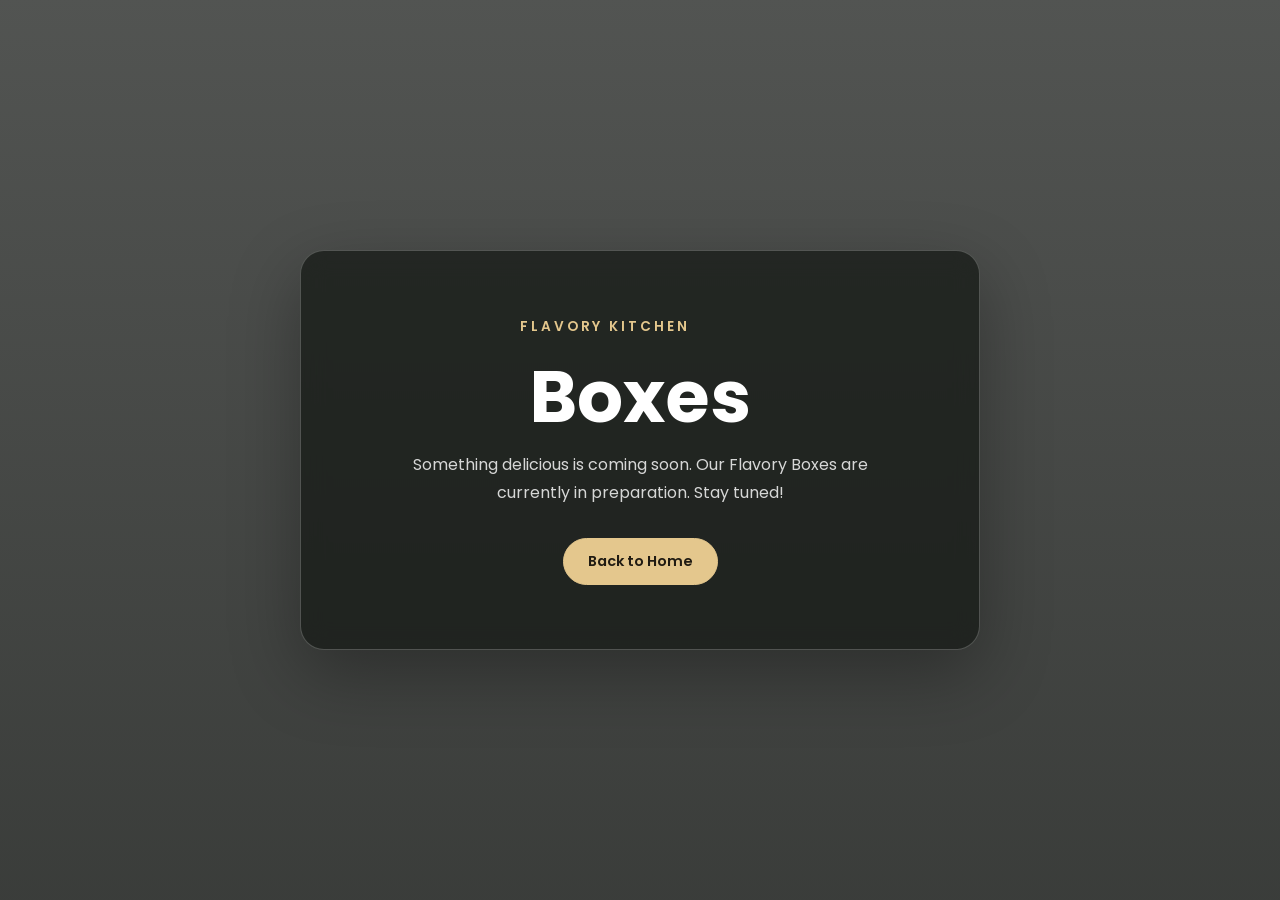
<file: boxes.html>
<!DOCTYPE html>
<html lang="en">
<head>
  <meta charset="utf-8">
  <meta name="viewport" content="width=device-width, initial-scale=1">
  <meta name="description" content="Flavory Kitchen Boxes — coming soon.">
  <title>Boxes Coming Soon | Flavory Kitchen</title>
  <link rel="preconnect" href="https://fonts.googleapis.com">
  <link rel="preconnect" href="https://fonts.gstatic.com" crossorigin>
  <link href="https://fonts.googleapis.com/css2?family=Poppins:wght@300;400;500;600;700&display=swap" rel="stylesheet">
  <style>
    * { box-sizing: border-box; }
    body { min-height: 100vh; margin: 0; display: grid; place-items: center; padding: 24px; color: #fff; font-family: 'Poppins', sans-serif; text-align: center; background: linear-gradient(rgba(15,18,15,.72),rgba(15,18,15,.82)), url('https://images.unsplash.com/photo-1547592180-85f173990554?q=80&w=1800&auto=format&fit=crop') center/cover fixed; }
    main { width: min(680px, 100%); padding: clamp(32px,7vw,64px); border: 1px solid rgba(255,255,255,.22); border-radius: 24px; background: rgba(20,24,20,.72); box-shadow: 0 24px 70px rgba(0,0,0,.3); backdrop-filter: blur(12px); }
    .brand { margin: 0 0 18px; color: #e4c78d; font-size: .85rem; font-weight: 600; letter-spacing: .22em; }
    h1 { margin: 0 0 14px; font-size: clamp(2.5rem,8vw,4.5rem); line-height: 1.1; }
    p { margin: 0 auto 30px; max-width: 480px; color: rgba(255,255,255,.82); line-height: 1.8; }
    a { display: inline-block; padding: 12px 24px; border: 1px solid #e4c78d; border-radius: 30px; color: #201b12; background: #e4c78d; font-size: .9rem; font-weight: 600; text-decoration: none; transition: .2s; }
    a:hover { color: #fff; background: transparent; }
  </style>
</head>
<body>
  <main>
    <p class="brand">FLAVORY KITCHEN</p>
    <h1>Boxes</h1>
    <p>Something delicious is coming soon. Our Flavory Boxes are currently in preparation. Stay tuned!</p>
    <a href="index.html">Back to Home</a>
  </main>
</body>
</html>
</file>
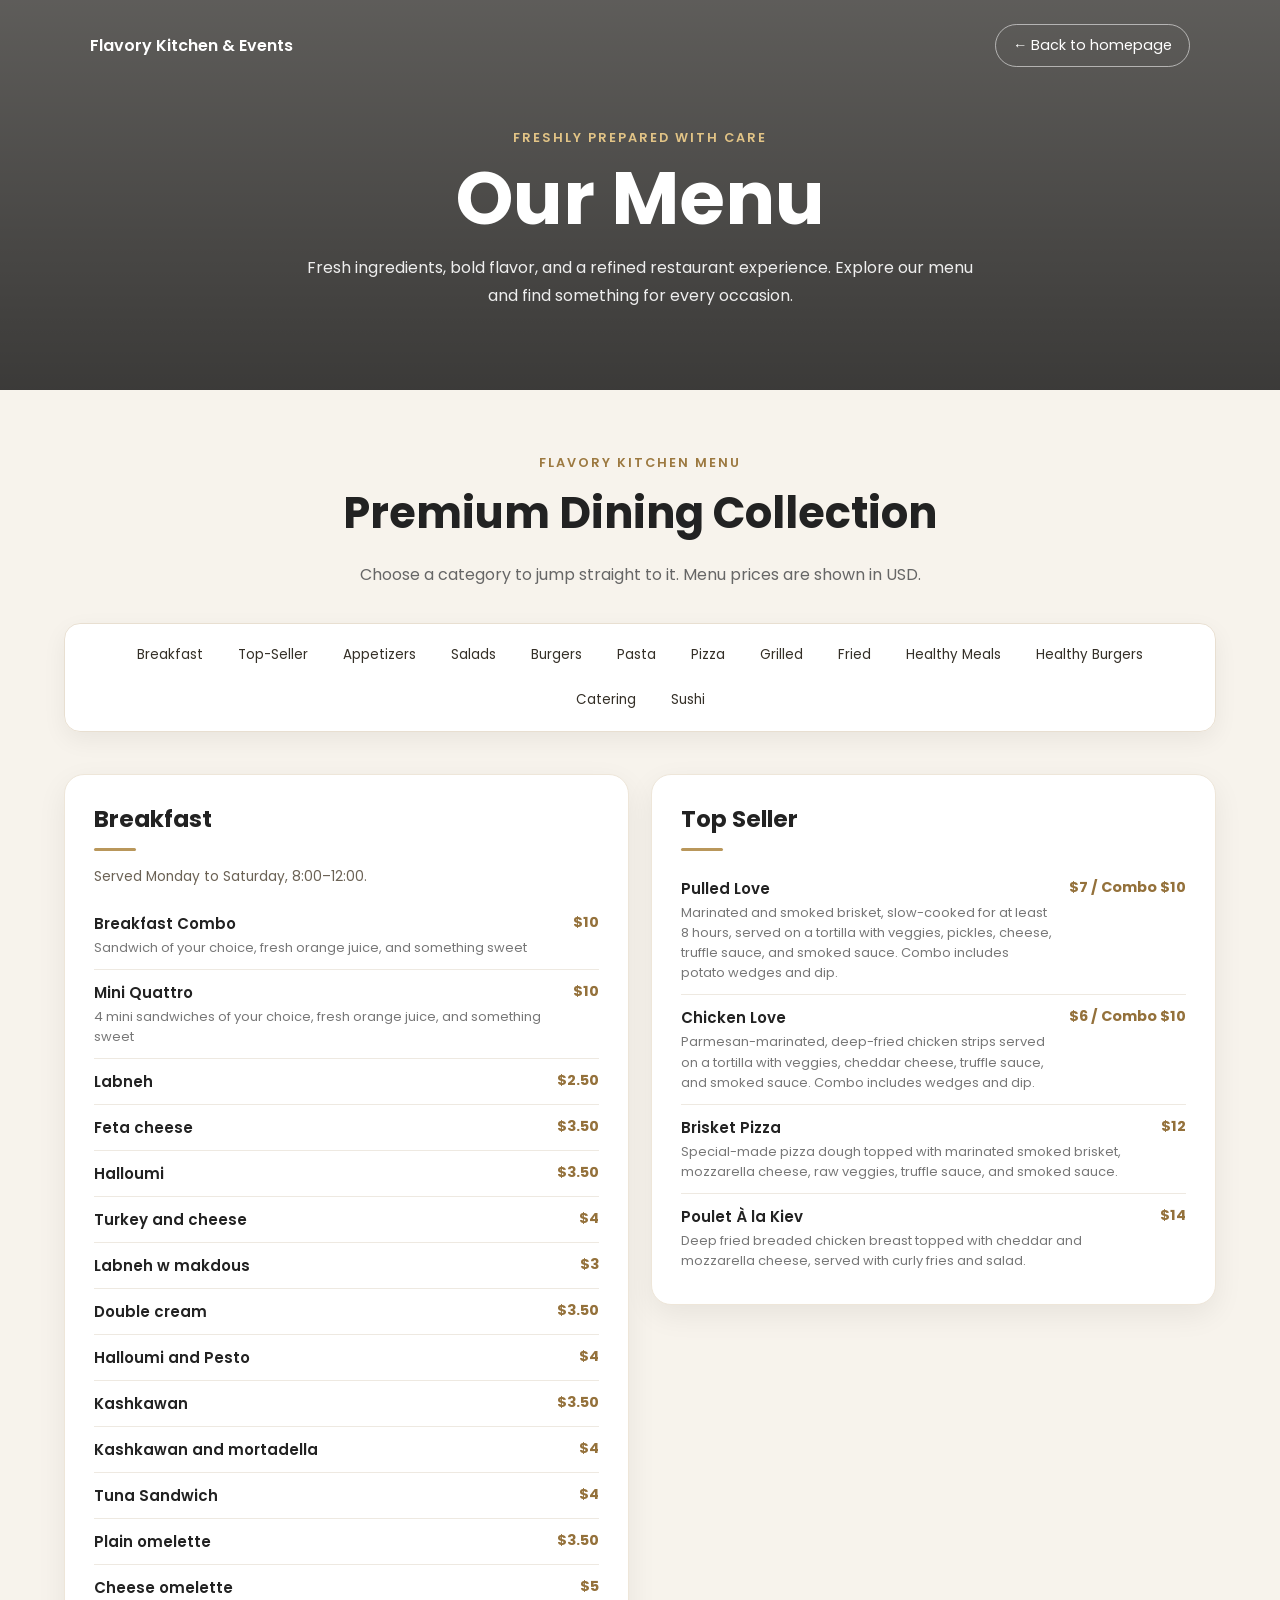
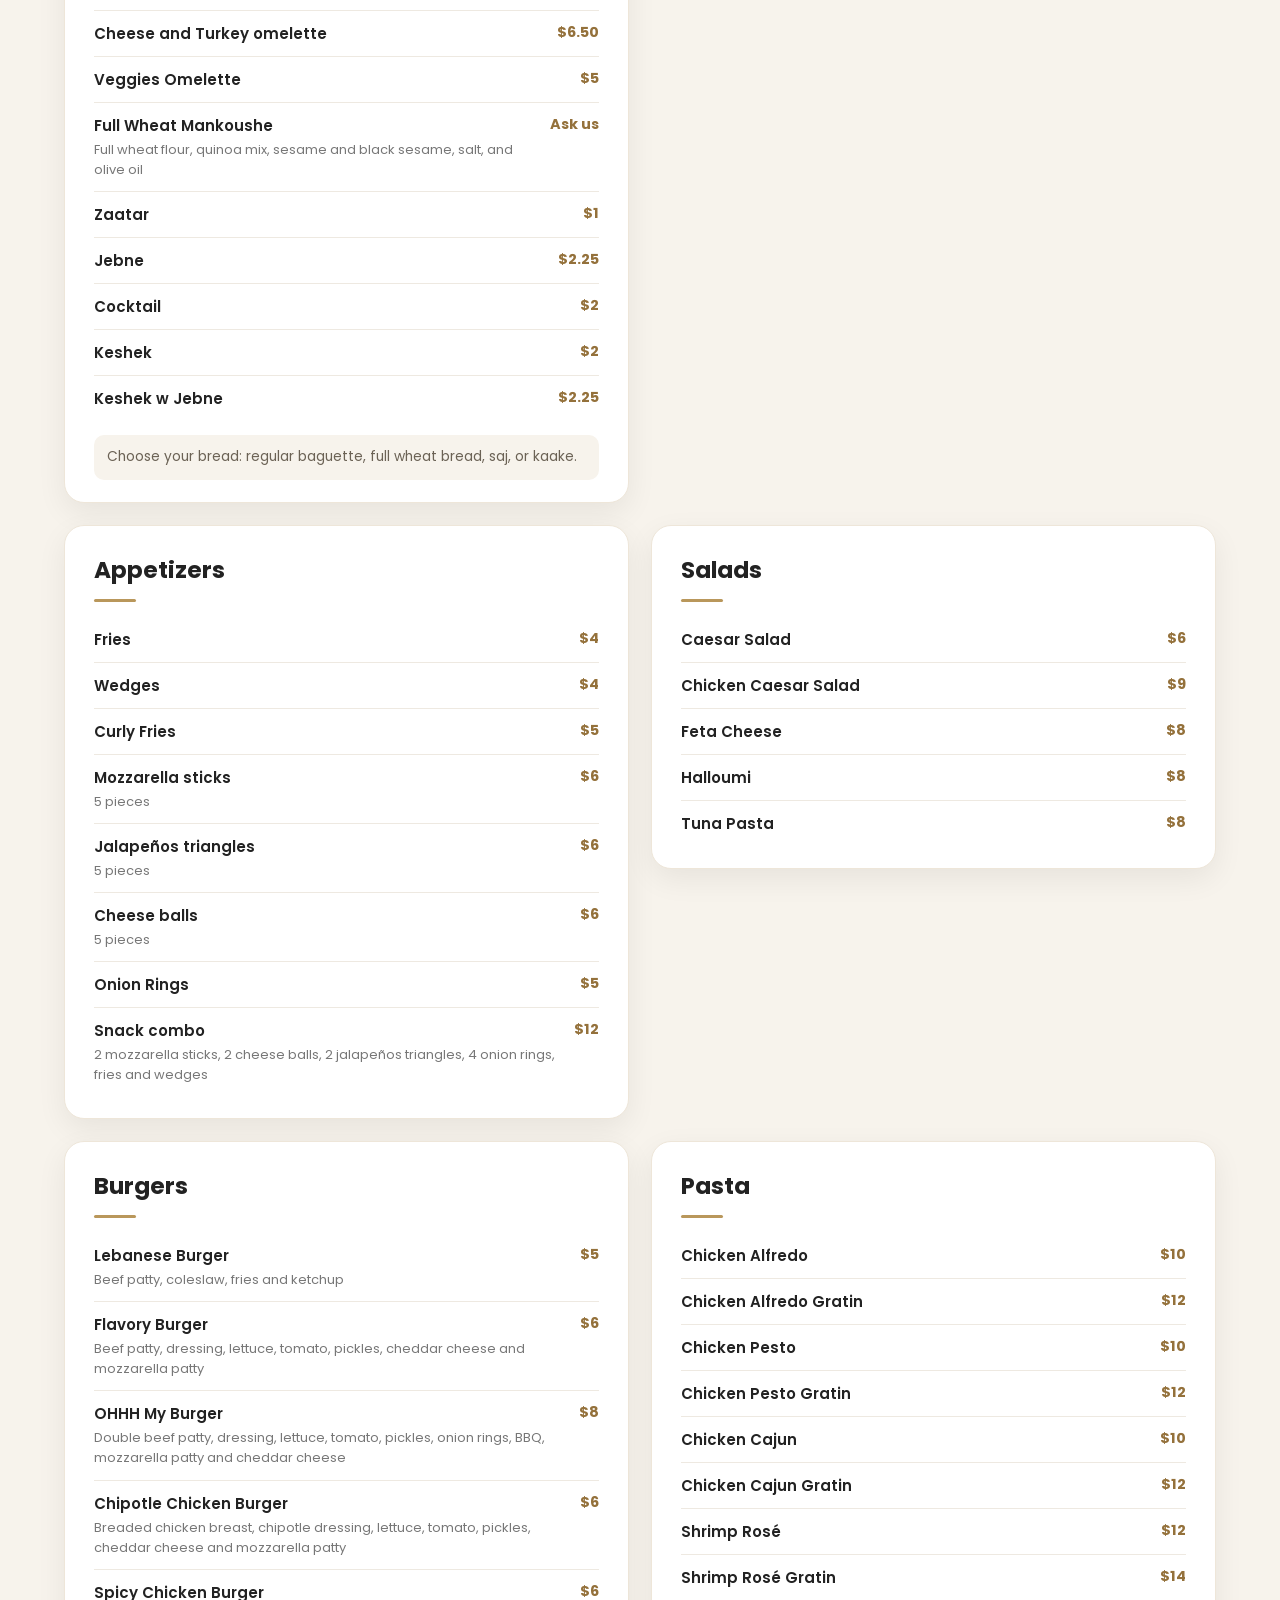
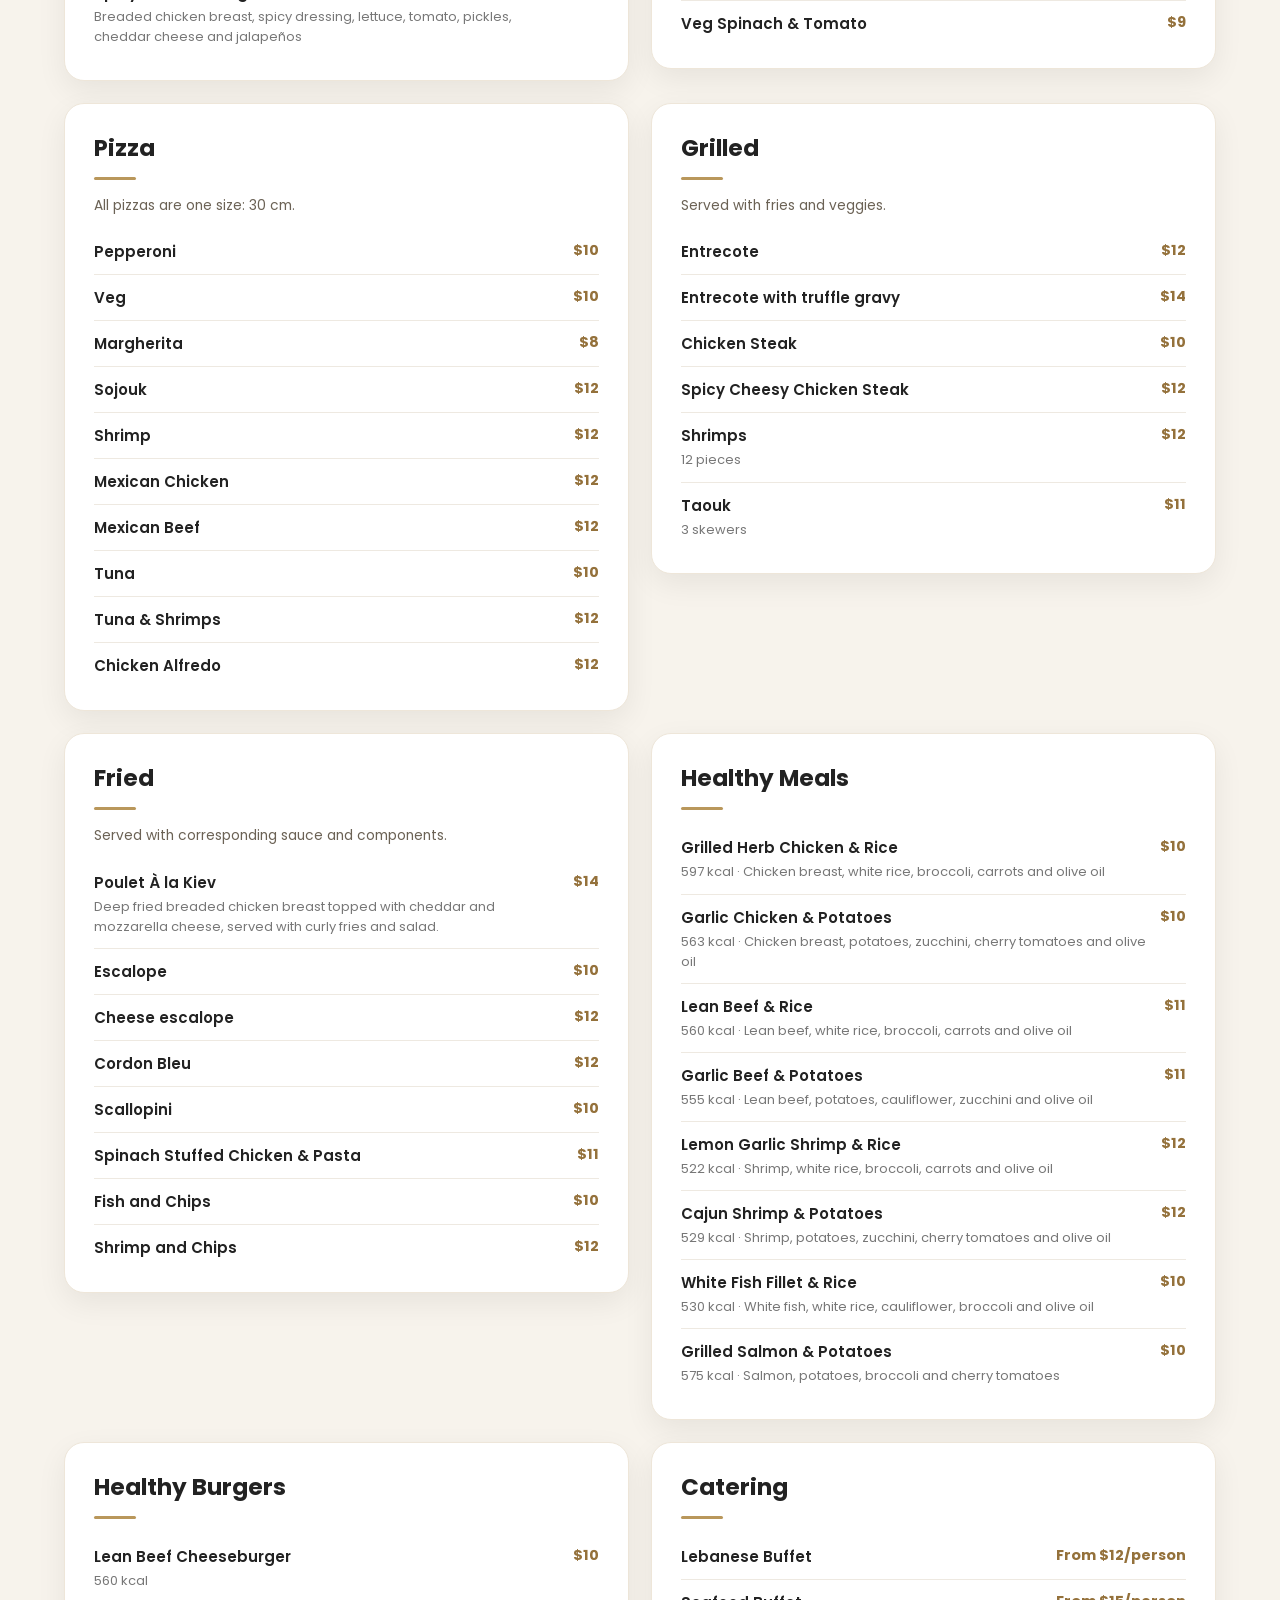
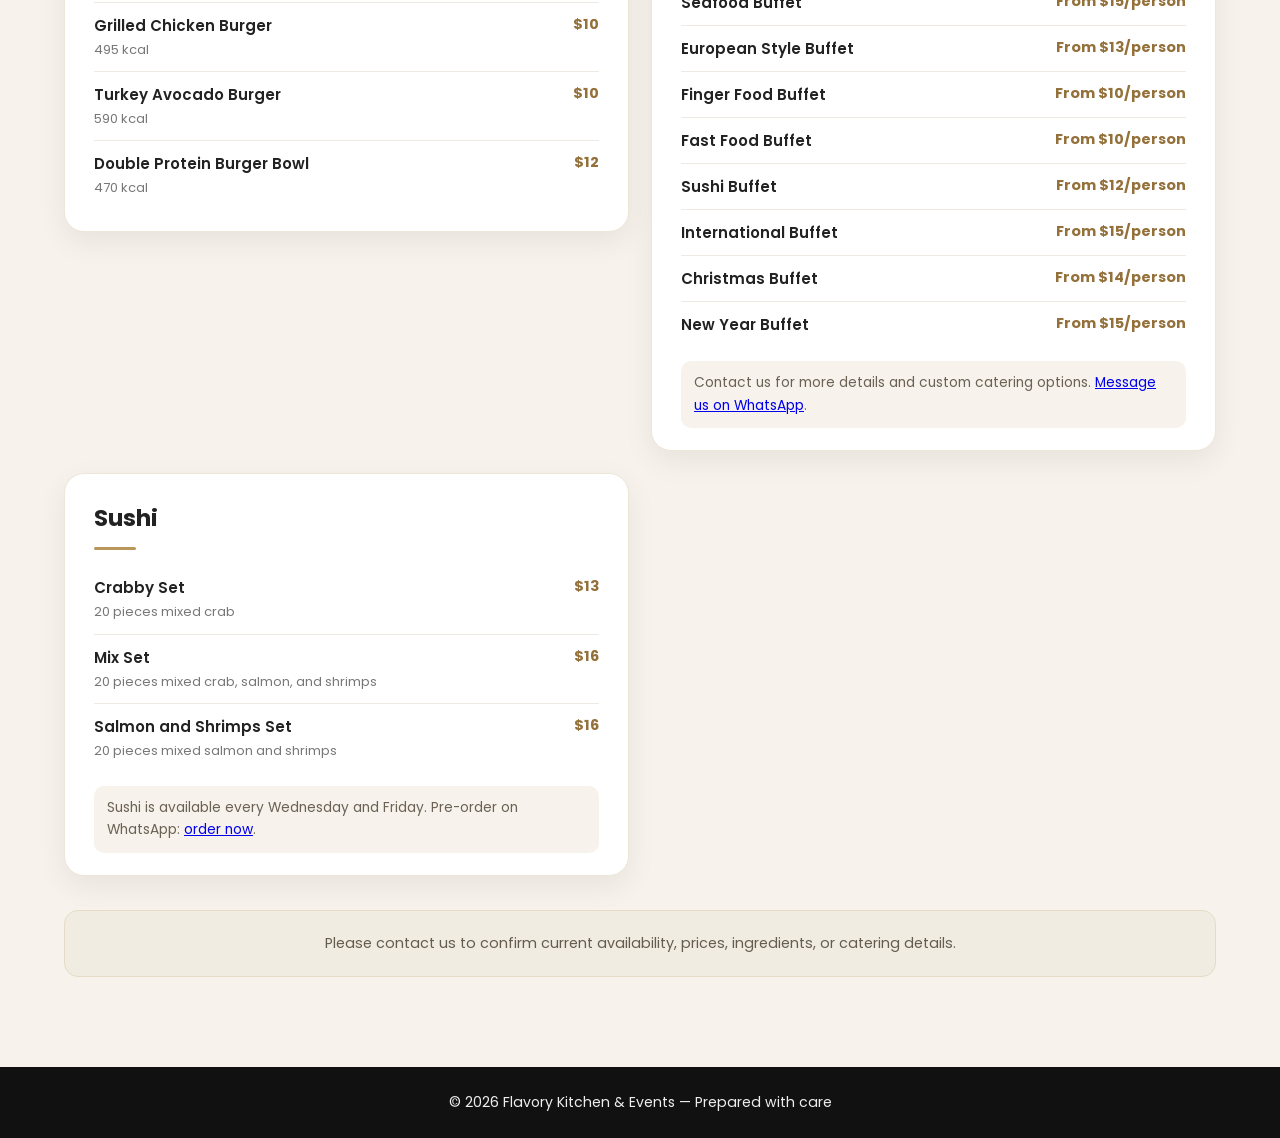
<file: menu.html>
<!DOCTYPE html>
<html lang="en">
<head>
  <meta charset="utf-8">
  <meta name="viewport" content="width=device-width, initial-scale=1">
  <meta name="description" content="Explore the Flavory Kitchen menu, including breakfast, appetizers, burgers, pasta, pizza, sushi, and catering.">
  <title>Our Menu | Flavory Kitchen &amp; Events</title>
  <link rel="preconnect" href="https://fonts.googleapis.com">
  <link rel="preconnect" href="https://fonts.gstatic.com" crossorigin>
  <link href="https://fonts.googleapis.com/css2?family=Poppins:wght@300;400;500;600;700&display=swap" rel="stylesheet">
  <style>
    :root { --gold:#b9975b; --ink:#222; --cream:#f7f3ec; --muted:#666; }
    * { box-sizing:border-box; }
    html { scroll-behavior:smooth; scroll-padding-top:24px; }
    body { margin:0; color:var(--ink); background:var(--cream); font-family:'Poppins',sans-serif; }
    .hero { min-height:390px; padding:24px 7% 70px; color:#fff; text-align:center; background:linear-gradient(rgba(0,0,0,.62),rgba(0,0,0,.76)),url('https://images.unsplash.com/photo-1555244162-803834f70033?q=80&w=1800&auto=format&fit=crop') center/cover; }
    .topbar { width:min(1200px,100%); margin:0 auto 62px; display:flex; justify-content:space-between; align-items:center; }
    .brand { color:#fff; text-decoration:none; font-weight:600; }
    .back { border:1px solid rgba(255,255,255,.55); border-radius:30px; padding:10px 17px; color:#fff; text-decoration:none; font-size:.9rem; transition:.2s; }
    .back:hover { border-color:#e2c486; color:#e2c486; }
    .eyebrow { color:#e2c486; letter-spacing:2px; font-size:.8rem; font-weight:600; }
    h1,h2,h3 { font-family:'Poppins',sans-serif; }
    h1 { margin:10px 0 12px; font-size:clamp(2.8rem,7vw,4.6rem); line-height:1.15; }
    .hero p { max-width:680px; margin:0 auto; color:#eee; line-height:1.8; }
    main { width:min(1200px,90%); margin:auto; padding:64px 0 90px; }
    .intro { margin:0 auto 35px; text-align:center; }
    .intro .eyebrow { color:#9c7940; }
    .intro h2 { margin:9px 0 10px; font-size:clamp(1.9rem,4vw,2.7rem); }
    .intro p { color:var(--muted); line-height:1.7; }
    .category-nav { position:sticky; top:10px; z-index:5; display:flex; justify-content:center; flex-wrap:wrap; gap:9px; margin:0 0 42px; padding:13px; border:1px solid #e8dfd1; border-radius:16px; background:rgba(255,255,255,.96); box-shadow:0 8px 24px rgba(0,0,0,.06); }
    .category-nav a { padding:8px 13px; border-radius:24px; color:#342f27; text-decoration:none; font-size:.84rem; transition:.2s; }
    .category-nav a:hover,.category-nav a:focus-visible { color:#fff; background:#28231c; outline:none; }
    .menu-grid { display:grid; grid-template-columns:repeat(2,minmax(0,1fr)); gap:22px; align-items:start; }
    .menu-card { scroll-margin-top:118px; padding:27px 29px 22px; border:1px solid #eee6d9; border-radius:20px; background:#fff; box-shadow:0 10px 30px rgba(0,0,0,.065); transition:transform .25s,box-shadow .25s; }
    .menu-card:hover { transform:translateY(-3px); box-shadow:0 15px 34px rgba(0,0,0,.09); }
    .menu-card h2 { margin:0 0 6px; font-size:1.45rem; }
    .rule { width:42px; height:3px; margin:12px 0 15px; border-radius:3px; background:var(--gold); }
    .menu-note,.menu-footer-line { margin:0 0 12px; color:#6b6255; font-size:.86rem; line-height:1.65; }
    .menu-list { list-style:none; margin:0; padding:0; }
    .menu-list li { display:flex; justify-content:space-between; align-items:flex-start; gap:14px; padding:11px 0; border-bottom:1px solid #eee9e1; }
    .menu-list li:last-child { border-bottom:0; }
    .menu-list strong { display:block; font-size:.94rem; font-weight:600; }
    .menu-subtext { display:block; margin-top:3px; color:#777; font-size:.81rem; line-height:1.55; }
    .price { flex:0 0 auto; color:#94713b; font-weight:700; font-size:.9rem; white-space:nowrap; }
    .menu-footer-line { margin:14px 0 0; padding:11px 13px; border-radius:10px; background:#f7f3ec; }
    .note { margin:34px 0 0; padding:20px; border:1px solid #e5dbc7; border-radius:14px; color:#645c4e; text-align:center; line-height:1.7; background:#f1ece2; font-size:.9rem; }
    footer { padding:25px 16px; color:#eee; background:#111; text-align:center; font-size:.88rem; }
    @media(max-width:720px) { .hero { min-height:340px; padding-bottom:55px; } .topbar { margin-bottom:52px; } main { width:min(100% - 30px,600px); padding-top:42px; } .menu-grid { grid-template-columns:1fr; gap:16px; } .menu-card { padding:23px 21px 18px; } .category-nav { position:static; } }
    @media(prefers-reduced-motion:reduce) { html { scroll-behavior:auto; } *,*::before,*::after { transition:none !important; } }
  </style>
</head>
<body>
  <header class="hero">
    <div class="topbar">
      <a class="brand" href="index.html">Flavory Kitchen &amp; Events</a>
      <a class="back" href="index.html">← Back to homepage</a>
    </div>
    <div class="eyebrow">FRESHLY PREPARED WITH CARE</div>
    <h1>Our Menu</h1>
    <p>Fresh ingredients, bold flavor, and a refined restaurant experience. Explore our menu and find something for every occasion.</p>
  </header>
  <main>
    <div class="intro">
      <div class="eyebrow">FLAVORY KITCHEN MENU</div>
      <h2>Premium Dining Collection</h2>
      <p>Choose a category to jump straight to it. Menu prices are shown in USD.</p>
    </div>
    <nav class="category-nav" aria-label="Menu categories">
      <a href="#breakfast">Breakfast</a><a href="#top-seller">Top-Seller</a><a href="#appetizers">Appetizers</a><a href="#salads">Salads</a><a href="#burgers">Burgers</a><a href="#pasta">Pasta</a><a href="#pizza">Pizza</a><a href="#grilled">Grilled</a><a href="#fried">Fried</a><a href="#healthy-meals">Healthy Meals</a><a href="#healthy-burgers">Healthy Burgers</a><a href="#catering">Catering</a><a href="#sushi">Sushi</a>
    </nav>
    <div class="menu-grid">
      <section class="menu-card" id="breakfast">
        <h2>Breakfast</h2><div class="rule"></div>
        <p class="menu-note">Served Monday to Saturday, 8:00–12:00.</p>
        <ul class="menu-list">
          <li><div><strong>Breakfast Combo</strong><span class="menu-subtext">Sandwich of your choice, fresh orange juice, and something sweet</span></div><span class="price">$10</span></li>
          <li><div><strong>Mini Quattro</strong><span class="menu-subtext">4 mini sandwiches of your choice, fresh orange juice, and something sweet</span></div><span class="price">$10</span></li>
          <li><div><strong>Labneh</strong></div><span class="price">$2.50</span></li><li><div><strong>Feta cheese</strong></div><span class="price">$3.50</span></li><li><div><strong>Halloumi</strong></div><span class="price">$3.50</span></li><li><div><strong>Turkey and cheese</strong></div><span class="price">$4</span></li><li><div><strong>Labneh w makdous</strong></div><span class="price">$3</span></li><li><div><strong>Double cream</strong></div><span class="price">$3.50</span></li><li><div><strong>Halloumi and Pesto</strong></div><span class="price">$4</span></li><li><div><strong>Kashkawan</strong></div><span class="price">$3.50</span></li><li><div><strong>Kashkawan and mortadella</strong></div><span class="price">$4</span></li><li><div><strong>Tuna Sandwich</strong></div><span class="price">$4</span></li><li><div><strong>Plain omelette</strong></div><span class="price">$3.50</span></li><li><div><strong>Cheese omelette</strong></div><span class="price">$5</span></li><li><div><strong>Cheese and Turkey omelette</strong></div><span class="price">$6.50</span></li><li><div><strong>Veggies Omelette</strong></div><span class="price">$5</span></li>
          <li><div><strong>Full Wheat Mankoushe</strong><span class="menu-subtext">Full wheat flour, quinoa mix, sesame and black sesame, salt, and olive oil</span></div><span class="price">Ask us</span></li><li><div><strong>Zaatar</strong></div><span class="price">$1</span></li><li><div><strong>Jebne</strong></div><span class="price">$2.25</span></li><li><div><strong>Cocktail</strong></div><span class="price">$2</span></li><li><div><strong>Keshek</strong></div><span class="price">$2</span></li><li><div><strong>Keshek w Jebne</strong></div><span class="price">$2.25</span></li>
        </ul>
        <p class="menu-footer-line">Choose your bread: regular baguette, full wheat bread, saj, or kaake.</p>
      </section>
      <section class="menu-card" id="top-seller">
  <h2>Top Seller</h2>
  <div class="rule"></div>
  <ul class="menu-list">
    <li>
      <div>
        <strong>Pulled Love</strong>
        <span class="menu-subtext">
          Marinated and smoked brisket, slow-cooked for at least 8 hours, served on a tortilla with veggies, pickles, cheese, truffle sauce, and smoked sauce.
          Combo includes potato wedges and dip.
        </span>
      </div>
      <span class="price">$7 / Combo $10</span>
    </li>
    <li>
      <div>
        <strong>Chicken Love</strong>
        <span class="menu-subtext">
          Parmesan-marinated, deep-fried chicken strips served on a tortilla with veggies, cheddar cheese, truffle sauce, and smoked sauce.
          Combo includes wedges and dip.
        </span>
      </div>
      <span class="price">$6 / Combo $10</span>
    </li>
    <li>
      <div>
        <strong>Brisket Pizza</strong>
        <span class="menu-subtext">
          Special-made pizza dough topped with marinated smoked brisket, mozzarella cheese, raw veggies, truffle sauce, and smoked sauce.
        </span>
      </div>
      <span class="price">$12</span>
    </li>
    <li><div><strong>Poulet À la Kiev</strong><span class="menu-subtext">Deep fried breaded chicken breast topped with cheddar and mozzarella cheese, served with curly fries and salad.</span></div><span class="price">$14</span></li>
  </ul>
</section>
      <section class="menu-card" id="appetizers"><h2>Appetizers</h2><div class="rule"></div><ul class="menu-list"><li><div><strong>Fries</strong></div><span class="price">$4</span></li><li><div><strong>Wedges</strong></div><span class="price">$4</span></li><li><div><strong>Curly Fries</strong></div><span class="price">$5</span></li><li><div><strong>Mozzarella sticks</strong><span class="menu-subtext">5 pieces</span></div><span class="price">$6</span></li><li><div><strong>Jalapeños triangles</strong><span class="menu-subtext">5 pieces</span></div><span class="price">$6</span></li><li><div><strong>Cheese balls</strong><span class="menu-subtext">5 pieces</span></div><span class="price">$6</span></li><li><div><strong>Onion Rings</strong></div><span class="price">$5</span></li><li><div><strong>Snack combo</strong><span class="menu-subtext">2 mozzarella sticks, 2 cheese balls, 2 jalapeños triangles, 4 onion rings, fries and wedges</span></div><span class="price">$12</span></li></ul></section>
      <section class="menu-card" id="salads"><h2>Salads</h2><div class="rule"></div><ul class="menu-list"><li><div><strong>Caesar Salad</strong></div><span class="price">$6</span></li><li><div><strong>Chicken Caesar Salad</strong></div><span class="price">$9</span></li><li><div><strong>Feta Cheese</strong></div><span class="price">$8</span></li><li><div><strong>Halloumi</strong></div><span class="price">$8</span></li><li><div><strong>Tuna Pasta</strong></div><span class="price">$8</span></li></ul></section>
      <section class="menu-card" id="burgers"><h2>Burgers</h2><div class="rule"></div><ul class="menu-list"><li><div><strong>Lebanese Burger</strong><span class="menu-subtext">Beef patty, coleslaw, fries and ketchup</span></div><span class="price">$5</span></li><li><div><strong>Flavory Burger</strong><span class="menu-subtext">Beef patty, dressing, lettuce, tomato, pickles, cheddar cheese and mozzarella patty</span></div><span class="price">$6</span></li><li><div><strong>OHHH My Burger</strong><span class="menu-subtext">Double beef patty, dressing, lettuce, tomato, pickles, onion rings, BBQ, mozzarella patty and cheddar cheese</span></div><span class="price">$8</span></li><li><div><strong>Chipotle Chicken Burger</strong><span class="menu-subtext">Breaded chicken breast, chipotle dressing, lettuce, tomato, pickles, cheddar cheese and mozzarella patty</span></div><span class="price">$6</span></li><li><div><strong>Spicy Chicken Burger</strong><span class="menu-subtext">Breaded chicken breast, spicy dressing, lettuce, tomato, pickles, cheddar cheese and jalapeños</span></div><span class="price">$6</span></li></ul></section>
      <section class="menu-card" id="pasta"><h2>Pasta</h2><div class="rule"></div><ul class="menu-list"><li><div><strong>Chicken Alfredo</strong></div><span class="price">$10</span></li><li><div><strong>Chicken Alfredo Gratin</strong></div><span class="price">$12</span></li><li><div><strong>Chicken Pesto</strong></div><span class="price">$10</span></li><li><div><strong>Chicken Pesto Gratin</strong></div><span class="price">$12</span></li><li><div><strong>Chicken Cajun</strong></div><span class="price">$10</span></li><li><div><strong>Chicken Cajun Gratin</strong></div><span class="price">$12</span></li><li><div><strong>Shrimp Rosé</strong></div><span class="price">$12</span></li><li><div><strong>Shrimp Rosé Gratin</strong></div><span class="price">$14</span></li><li><div><strong>Veg Spinach &amp; Tomato</strong></div><span class="price">$9</span></li></ul></section>
      <section class="menu-card" id="pizza"><h2>Pizza</h2><div class="rule"></div><p class="menu-note">All pizzas are one size: 30 cm.</p><ul class="menu-list"><li><div><strong>Pepperoni</strong></div><span class="price">$10</span></li><li><div><strong>Veg</strong></div><span class="price">$10</span></li><li><div><strong>Margherita</strong></div><span class="price">$8</span></li><li><div><strong>Sojouk</strong></div><span class="price">$12</span></li><li><div><strong>Shrimp</strong></div><span class="price">$12</span></li><li><div><strong>Mexican Chicken</strong></div><span class="price">$12</span></li><li><div><strong>Mexican Beef</strong></div><span class="price">$12</span></li><li><div><strong>Tuna</strong></div><span class="price">$10</span></li><li><div><strong>Tuna &amp; Shrimps</strong></div><span class="price">$12</span></li><li><div><strong>Chicken Alfredo</strong></div><span class="price">$12</span></li></ul></section>
      <section class="menu-card" id="grilled"><h2>Grilled</h2><div class="rule"></div><p class="menu-note">Served with fries and veggies.</p><ul class="menu-list"><li><div><strong>Entrecote</strong></div><span class="price">$12</span></li><li><div><strong>Entrecote with truffle gravy</strong></div><span class="price">$14</span></li><li><div><strong>Chicken Steak</strong></div><span class="price">$10</span></li><li><div><strong>Spicy Cheesy Chicken Steak</strong></div><span class="price">$12</span></li><li><div><strong>Shrimps</strong><span class="menu-subtext">12 pieces</span></div><span class="price">$12</span></li><li><div><strong>Taouk</strong><span class="menu-subtext">3 skewers</span></div><span class="price">$11</span></li></ul></section>
      <section class="menu-card" id="fried"><h2>Fried</h2><div class="rule"></div><p class="menu-note">Served with corresponding sauce and components.</p><ul class="menu-list"><li><div><strong>Poulet À la Kiev</strong><span class="menu-subtext">Deep fried breaded chicken breast topped with cheddar and mozzarella cheese, served with curly fries and salad.</span></div><span class="price">$14</span></li><li><div><strong>Escalope</strong></div><span class="price">$10</span></li><li><div><strong>Cheese escalope</strong></div><span class="price">$12</span></li><li><div><strong>Cordon Bleu</strong></div><span class="price">$12</span></li><li><div><strong>Scallopini</strong></div><span class="price">$10</span></li><li><div><strong>Spinach Stuffed Chicken &amp; Pasta</strong></div><span class="price">$11</span></li><li><div><strong>Fish and Chips</strong></div><span class="price">$10</span></li><li><div><strong>Shrimp and Chips</strong></div><span class="price">$12</span></li></ul></section>
      <section class="menu-card" id="healthy-meals">
        <h2>Healthy Meals</h2><div class="rule"></div>
        <ul class="menu-list">
          <li><div><strong>Grilled Herb Chicken &amp; Rice</strong><span class="menu-subtext">597 kcal · Chicken breast, white rice, broccoli, carrots and olive oil</span></div><span class="price">$10</span></li>
          <li><div><strong>Garlic Chicken &amp; Potatoes</strong><span class="menu-subtext">563 kcal · Chicken breast, potatoes, zucchini, cherry tomatoes and olive oil</span></div><span class="price">$10</span></li>
          <li><div><strong>Lean Beef &amp; Rice</strong><span class="menu-subtext">560 kcal · Lean beef, white rice, broccoli, carrots and olive oil</span></div><span class="price">$11</span></li>
          <li><div><strong>Garlic Beef &amp; Potatoes</strong><span class="menu-subtext">555 kcal · Lean beef, potatoes, cauliflower, zucchini and olive oil</span></div><span class="price">$11</span></li>
          <li><div><strong>Lemon Garlic Shrimp &amp; Rice</strong><span class="menu-subtext">522 kcal · Shrimp, white rice, broccoli, carrots and olive oil</span></div><span class="price">$12</span></li>
          <li><div><strong>Cajun Shrimp &amp; Potatoes</strong><span class="menu-subtext">529 kcal · Shrimp, potatoes, zucchini, cherry tomatoes and olive oil</span></div><span class="price">$12</span></li>
          <li><div><strong>White Fish Fillet &amp; Rice</strong><span class="menu-subtext">530 kcal · White fish, white rice, cauliflower, broccoli and olive oil</span></div><span class="price">$10</span></li>
          <li><div><strong>Grilled Salmon &amp; Potatoes</strong><span class="menu-subtext">575 kcal · Salmon, potatoes, broccoli and cherry tomatoes</span></div><span class="price">$10</span></li>
        </ul>
      </section>
      <section class="menu-card" id="healthy-burgers"><h2>Healthy Burgers</h2><div class="rule"></div><ul class="menu-list"><li><div><strong>Lean Beef Cheeseburger</strong><span class="menu-subtext">560 kcal</span></div><span class="price">$10</span></li><li><div><strong>Grilled Chicken Burger</strong><span class="menu-subtext">495 kcal</span></div><span class="price">$10</span></li><li><div><strong>Turkey Avocado Burger</strong><span class="menu-subtext">590 kcal</span></div><span class="price">$10</span></li><li><div><strong>Double Protein Burger Bowl</strong><span class="menu-subtext">470 kcal</span></div><span class="price">$12</span></li></ul></section>
      <section class="menu-card" id="catering"><h2>Catering</h2><div class="rule"></div><ul class="menu-list"><li><div><strong>Lebanese Buffet</strong></div><span class="price">From $12/person</span></li><li><div><strong>Seafood Buffet</strong></div><span class="price">From $15/person</span></li><li><div><strong>European Style Buffet</strong></div><span class="price">From $13/person</span></li><li><div><strong>Finger Food Buffet</strong></div><span class="price">From $10/person</span></li><li><div><strong>Fast Food Buffet</strong></div><span class="price">From $10/person</span></li><li><div><strong>Sushi Buffet</strong></div><span class="price">From $12/person</span></li><li><div><strong>International Buffet</strong></div><span class="price">From $15/person</span></li><li><div><strong>Christmas Buffet</strong></div><span class="price">From $14/person</span></li><li><div><strong>New Year Buffet</strong></div><span class="price">From $15/person</span></li></ul><p class="menu-footer-line">Contact us for more details and custom catering options. <a href="https://wa.me/96181724372" target="_blank" rel="noopener noreferrer">Message us on WhatsApp</a>.</p></section>
      <section class="menu-card" id="sushi"><h2>Sushi</h2><div class="rule"></div><ul class="menu-list"><li><div><strong>Crabby Set</strong><span class="menu-subtext">20 pieces mixed crab</span></div><span class="price">$13</span></li><li><div><strong>Mix Set</strong><span class="menu-subtext">20 pieces mixed crab, salmon, and shrimps</span></div><span class="price">$16</span></li><li><div><strong>Salmon and Shrimps Set</strong><span class="menu-subtext">20 pieces mixed salmon and shrimps</span></div><span class="price">$16</span></li></ul><p class="menu-footer-line">Sushi is available every Wednesday and Friday. Pre-order on WhatsApp: <a href="https://wa.me/96170305029" target="_blank" rel="noopener noreferrer">order now</a>.</p></section>
    </div>
    <p class="note">Please contact us to confirm current availability, prices, ingredients, or catering details.</p>
  </main>
  <footer>© 2026 Flavory Kitchen &amp; Events — Prepared with care</footer>
</body>
</html>
</file>
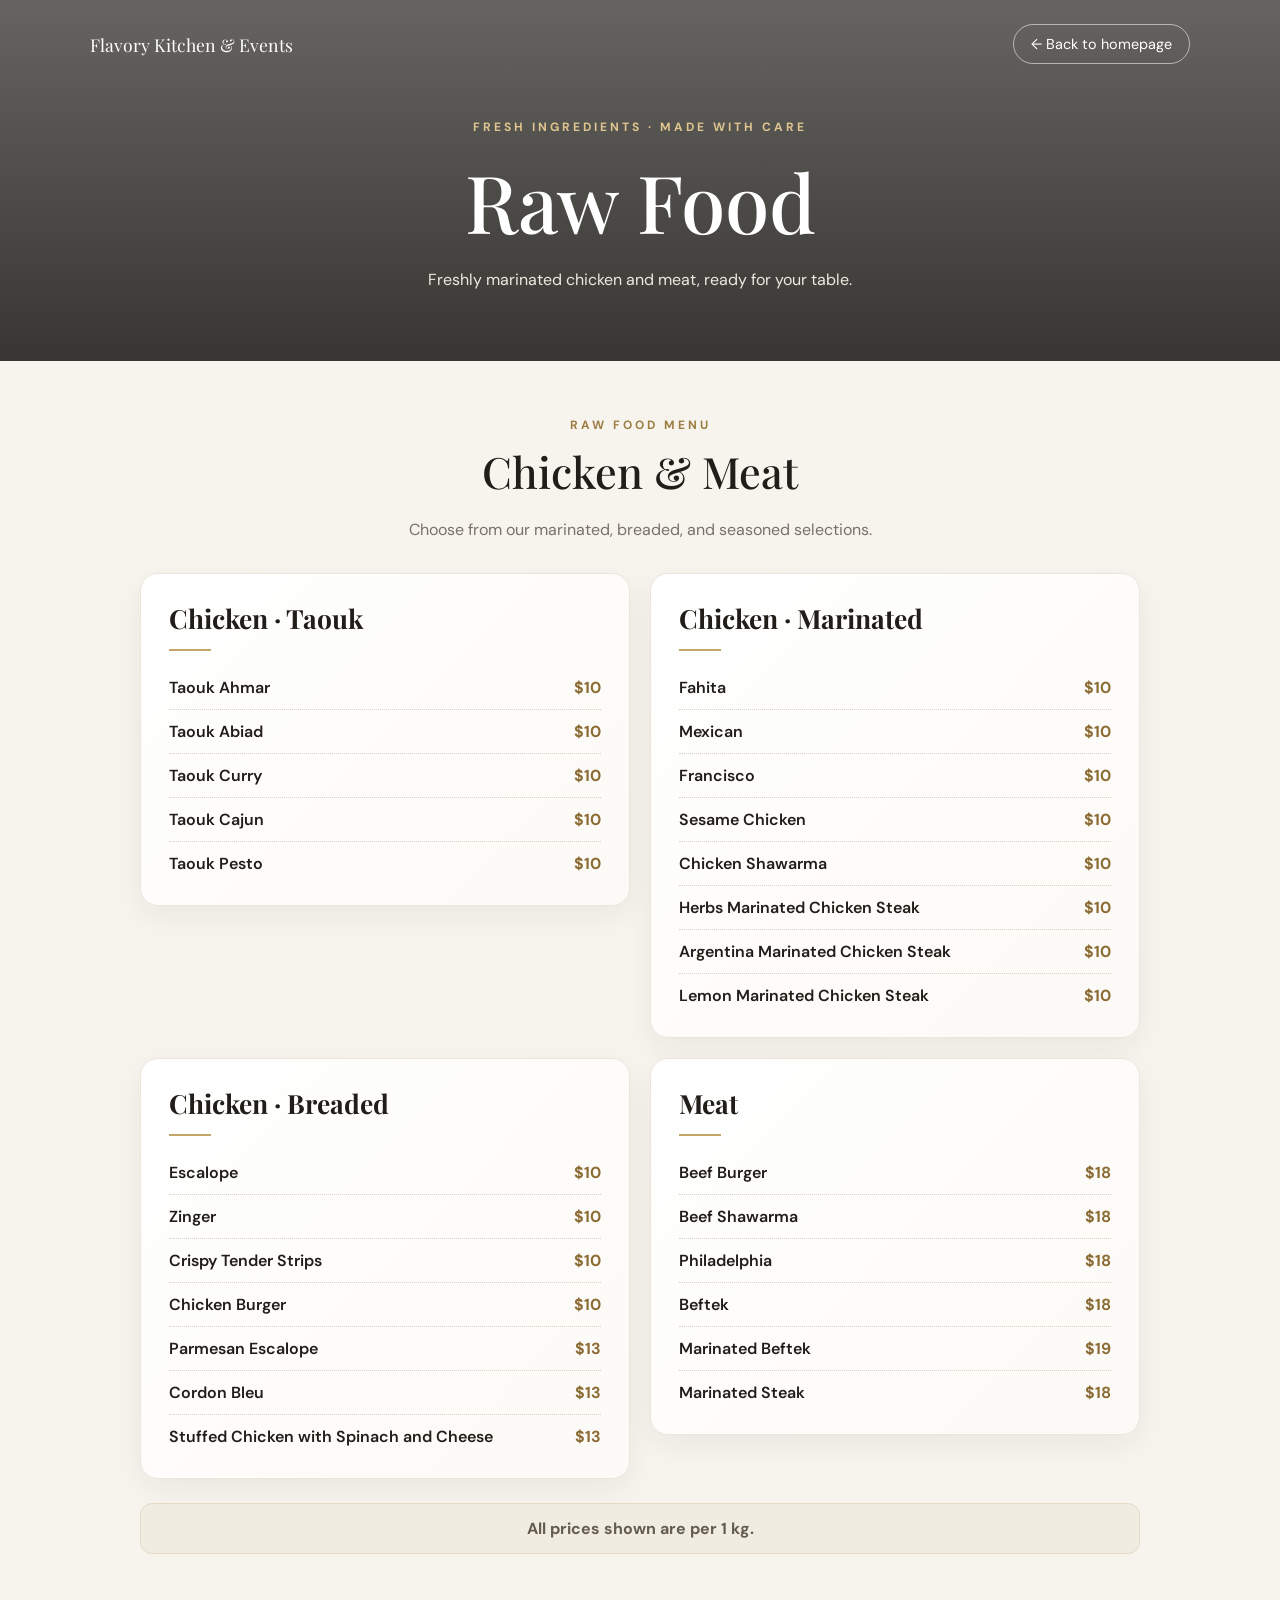
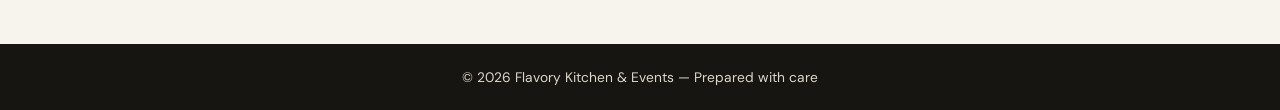
<file: raw-food.html>
<!DOCTYPE html>
<html lang="en">
<head>
  <meta charset="utf-8">
  <meta name="viewport" content="width=device-width, initial-scale=1">
  <meta name="description" content="Explore Flavory Kitchen's raw food menu, with marinated chicken and meat sold per kilogram.">
  <title>Raw Food | Flavory Kitchen &amp; Events</title>
  <link rel="preconnect" href="https://fonts.googleapis.com">
  <link rel="preconnect" href="https://fonts.gstatic.com" crossorigin>
  <link href="https://fonts.googleapis.com/css2?family=DM+Sans:wght@400;500;600;700&family=Playfair+Display:wght@500;600;700&display=swap" rel="stylesheet">
  <style>
    :root { --ink:#211d18; --gold:#c4a66a; --cream:#f7f4ee; --muted:#777168; }
    * { box-sizing:border-box; }
    html { scroll-behavior:smooth; scroll-padding-top:24px; }
    body { margin:0; color:var(--ink); background:var(--cream); font-family:'DM Sans',sans-serif; }
    .hero { min-height:340px; padding:24px 7% 66px; color:#fff; text-align:center; background:linear-gradient(180deg,rgba(13,12,10,.62),rgba(13,12,10,.82)),url('https://images.unsplash.com/photo-1512621776951-a57141f2eefd?q=80&w=1800&auto=format&fit=crop') center/cover; }
    .topbar { width:min(1200px,100%); margin:0 auto 55px; display:flex; justify-content:space-between; align-items:center; }
    .brand { color:#fff; text-decoration:none; font-family:'Playfair Display',serif; font-size:1.1rem; }
    .back { border:1px solid rgba(255,255,255,.55); border-radius:30px; padding:10px 17px; color:#fff; text-decoration:none; font-size:.9rem; }
    .back:hover { border-color:var(--gold); color:var(--gold); }
    .eyebrow { color:#dfc58e; letter-spacing:3px; font-size:.75rem; font-weight:700; }
    h1,h2 { font-family:'Playfair Display',serif; }
    h1 { margin:12px 0; font-size:clamp(3rem,8vw,5rem); font-weight:500; }
    .hero p { max-width:620px; margin:0 auto; color:#eee9df; line-height:1.8; }
    main { width:min(1000px,88%); margin:auto; padding:56px 0 90px; }
    .intro { margin:0 auto 30px; text-align:center; }
    .intro .eyebrow { color:#9c7d43; }
    .intro h2 { margin:9px 0 10px; font-size:clamp(1.8rem,4vw,2.7rem); font-weight:500; }
    .intro p { color:var(--muted); line-height:1.7; }
    .category-grid { display:grid; grid-template-columns:repeat(2,minmax(0,1fr)); gap:20px; align-items:start; }
    .category { padding:26px 28px 20px; border:1px solid #ebe5da; border-radius:18px; background:linear-gradient(135deg,#fff,#fcfaf6); box-shadow:0 10px 30px rgba(40,32,20,.06); }
    .category h2 { margin:0 0 8px; font-size:1.65rem; }
    .rule { width:42px; height:2px; margin:13px 0 15px; background:var(--gold); }
    .menu-list { list-style:none; margin:0; padding:0; }
    .menu-list li { display:flex; justify-content:space-between; gap:14px; padding:11px 0; border-bottom:1px dotted #d8d0c3; }
    .menu-list li:last-child { border-bottom:0; }
    .item-name { font-weight:600; }
    .item-price { flex:0 0 auto; color:#8b6c35; font-weight:700; white-space:nowrap; }
    .unit-note { margin:24px 0 0; padding:14px 18px; border:1px solid #e5dbc7; border-radius:12px; color:#645c4e; text-align:center; background:#f1ece2; font-weight:700; }
    footer { padding:24px 16px; color:#ddd6c9; background:#171512; text-align:center; font-size:.86rem; }
    @media(max-width:700px) { .hero { min-height:300px; padding-bottom:50px; } .topbar { margin-bottom:45px; } main { width:calc(100% - 30px); padding-top:40px; } .category-grid { grid-template-columns:1fr; gap:16px; } .category { padding:23px 20px; } }
    @media(prefers-reduced-motion:reduce) { html { scroll-behavior:auto; } }
  </style>
</head>
<body>
  <header class="hero">
    <div class="topbar">
      <a class="brand" href="index.html">Flavory Kitchen &amp; Events</a>
      <a class="back" href="index.html">← Back to homepage</a>
    </div>
    <div class="eyebrow">FRESH INGREDIENTS · MADE WITH CARE</div>
    <h1>Raw Food</h1>
    <p>Freshly marinated chicken and meat, ready for your table.</p>
  </header>
  <main>
    <div class="intro">
      <div class="eyebrow">RAW FOOD MENU</div>
      <h2>Chicken &amp; Meat</h2>
      <p>Choose from our marinated, breaded, and seasoned selections.</p>
    </div>
    <div class="category-grid">
      <section class="category" aria-labelledby="taouk-heading">
        <h2 id="taouk-heading">Chicken · Taouk</h2><div class="rule"></div>
        <ul class="menu-list">
          <li><span class="item-name">Taouk Ahmar</span><span class="item-price">$10</span></li>
          <li><span class="item-name">Taouk Abiad</span><span class="item-price">$10</span></li>
          <li><span class="item-name">Taouk Curry</span><span class="item-price">$10</span></li>
          <li><span class="item-name">Taouk Cajun</span><span class="item-price">$10</span></li>
          <li><span class="item-name">Taouk Pesto</span><span class="item-price">$10</span></li>
        </ul>
      </section>
      <section class="category" aria-labelledby="marinated-heading">
        <h2 id="marinated-heading">Chicken · Marinated</h2><div class="rule"></div>
        <ul class="menu-list">
          <li><span class="item-name">Fahita</span><span class="item-price">$10</span></li>
          <li><span class="item-name">Mexican</span><span class="item-price">$10</span></li>
          <li><span class="item-name">Francisco</span><span class="item-price">$10</span></li>
          <li><span class="item-name">Sesame Chicken</span><span class="item-price">$10</span></li>
          <li><span class="item-name">Chicken Shawarma</span><span class="item-price">$10</span></li>
          <li><span class="item-name">Herbs Marinated Chicken Steak</span><span class="item-price">$10</span></li>
          <li><span class="item-name">Argentina Marinated Chicken Steak</span><span class="item-price">$10</span></li>
          <li><span class="item-name">Lemon Marinated Chicken Steak</span><span class="item-price">$10</span></li>
        </ul>
      </section>
      <section class="category" aria-labelledby="breaded-heading">
        <h2 id="breaded-heading">Chicken · Breaded</h2><div class="rule"></div>
        <ul class="menu-list">
          <li><span class="item-name">Escalope</span><span class="item-price">$10</span></li>
          <li><span class="item-name">Zinger</span><span class="item-price">$10</span></li>
          <li><span class="item-name">Crispy Tender Strips</span><span class="item-price">$10</span></li>
          <li><span class="item-name">Chicken Burger</span><span class="item-price">$10</span></li>
          <li><span class="item-name">Parmesan Escalope</span><span class="item-price">$13</span></li>
          <li><span class="item-name">Cordon Bleu</span><span class="item-price">$13</span></li>
          <li><span class="item-name">Stuffed Chicken with Spinach and Cheese</span><span class="item-price">$13</span></li>
        </ul>
      </section>
      <section class="category" aria-labelledby="meat-heading">
        <h2 id="meat-heading">Meat</h2><div class="rule"></div>
        <ul class="menu-list">
          <li><span class="item-name">Beef Burger</span><span class="item-price">$18</span></li>
          <li><span class="item-name">Beef Shawarma</span><span class="item-price">$18</span></li>
          <li><span class="item-name">Philadelphia</span><span class="item-price">$18</span></li>
          <li><span class="item-name">Beftek</span><span class="item-price">$18</span></li>
          <li><span class="item-name">Marinated Beftek</span><span class="item-price">$19</span></li>
          <li><span class="item-name">Marinated Steak</span><span class="item-price">$18</span></li>
        </ul>
      </section>
    </div>
    <p class="unit-note">All prices shown are per 1 kg.</p>
  </main>
  <footer>© 2026 Flavory Kitchen &amp; Events — Prepared with care</footer>
</body>
</html>
</file>
